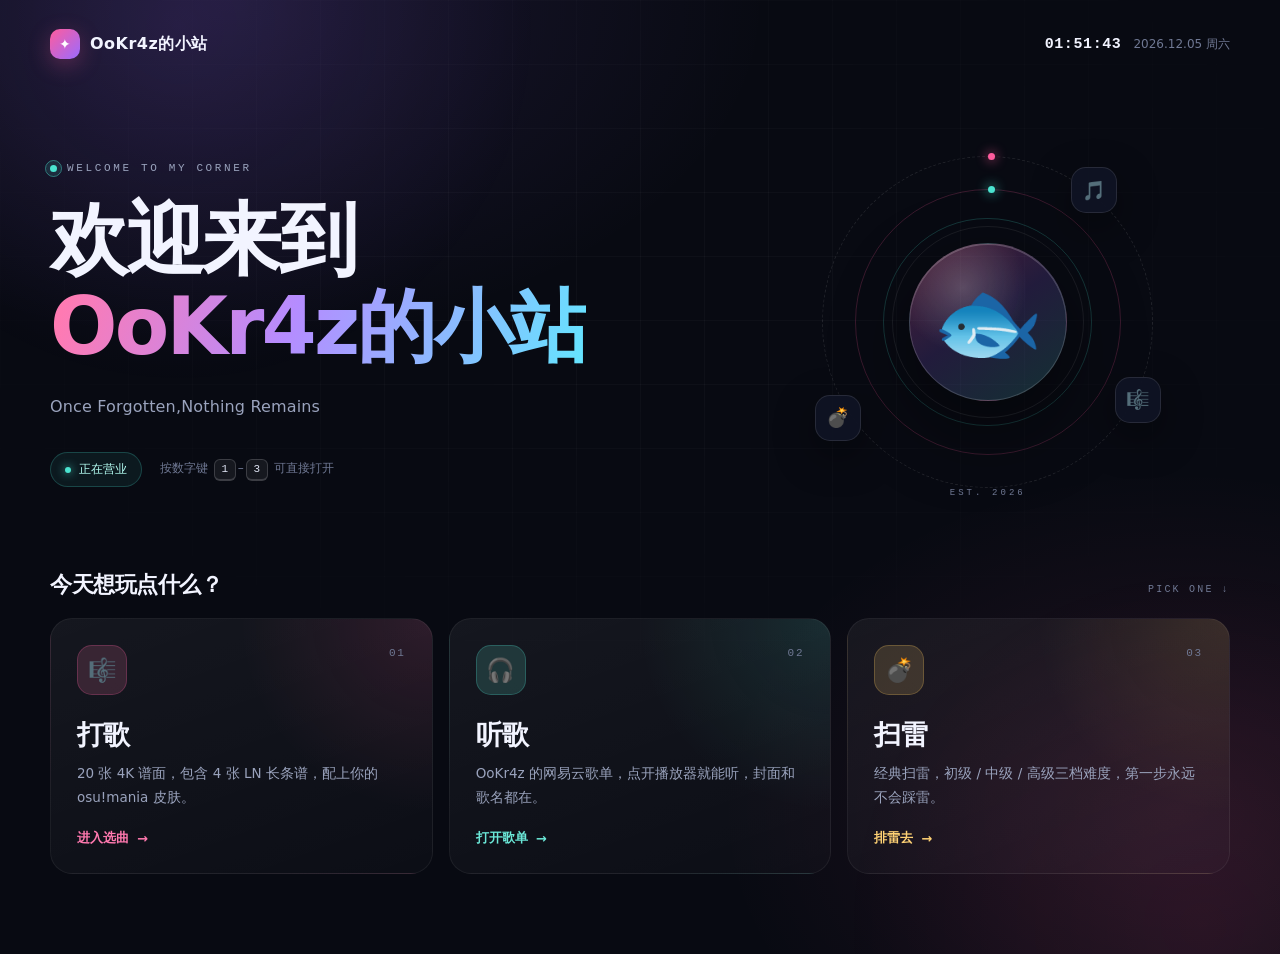
<file: index.html>
<!DOCTYPE html>
<html lang="zh-CN">
<head>
  <meta charset="UTF-8">
  <meta name="viewport" content="width=device-width, initial-scale=1.0, viewport-fit=cover">
  <meta name="description" content="OoKr4z 的个人小站：4K 打歌、网易云歌单、扫雷。">
  <meta name="theme-color" content="#080a12">
  <title>OoKr4z的小站</title>
  <link rel="icon" href="data:image/svg+xml,%3Csvg xmlns='http://www.w3.org/2000/svg' viewBox='0 0 100 100'%3E%3Ctext y='.9em' font-size='90'%3E%F0%9F%90%9F%3C/text%3E%3C/svg%3E">
  <link rel="stylesheet" href="style.css?v=8">
</head>
<body>
  <div class="bg-grid" aria-hidden="true"></div>
  <div class="bg-glow glow-a" aria-hidden="true"></div>
  <div class="bg-glow glow-b" aria-hidden="true"></div>

  <header class="topbar">
    <a class="brand" href="#home" data-home aria-label="回到首页">
      <span class="brand-mark">✦</span>
      <span id="brand-name">OoKr4z的小站</span>
    </a>
    <div class="topbar-right">
      <div class="clock" aria-label="当前时间">
        <span id="clock-time">--:--:--</span>
        <span id="clock-date">加载中…</span>
      </div>
      <a class="icon-link" id="github-link" href="#" target="_blank" rel="noopener" hidden>GitHub ↗</a>
    </div>
  </header>

  <main class="page">
    <!-- ================= 首页 ================= -->
    <section class="view home-view" id="view-home">
      <div class="hero">
        <div class="hero-copy">
          <span class="eyebrow"><span class="pulse-dot"></span> WELCOME TO MY CORNER</span>
          <h1>欢迎来到<br><span class="gradient-text" id="hero-name">OoKr4z的小站</span></h1>
          <p class="hero-bio" id="hero-bio">Once Forgotten,Nothing Remains</p>
          <div class="hero-meta">
            <span class="status-chip"><span class="status-dot"></span> 正在营业</span>
            <span class="keyboard-hint">按数字键 <kbd>1</kbd>–<kbd>3</kbd> 可直接打开</span>
          </div>
        </div>

        <div class="avatar-orbit" aria-hidden="true">
          <div class="orbit orbit-a"></div>
          <div class="orbit orbit-b"></div>
          <div class="orbit orbit-c"></div>
          <div class="avatar-core" id="avatar-emoji">🐟</div>
          <span class="float-badge badge-1">🎵</span>
          <span class="float-badge badge-2">💣</span>
          <span class="float-badge badge-3">🎼</span>
          <span class="orbit-label">EST. 2026</span>
        </div>
      </div>

      <div class="section-heading">
        <h2>今天想玩点什么？</h2>
        <span>PICK ONE ↓</span>
      </div>

      <div class="tool-grid">
        <button class="tool-card" type="button" data-view="rhythm" style="--accent:#ff5c9d;--accent-2:#9a6bff">
          <span class="tool-icon">🎼</span>
          <span class="tool-no">01</span>
          <span class="tool-title">打歌</span>
          <span class="tool-desc">20 张 4K 谱面，包含 4 张 LN 长条谱，配上你的 osu!mania 皮肤。</span>
          <span class="tool-enter">进入选曲 <span class="arrow">→</span></span>
        </button>

        <button class="tool-card" type="button" data-view="music" style="--accent:#4be3d0;--accent-2:#5b9dff">
          <span class="tool-icon">🎧</span>
          <span class="tool-no">02</span>
          <span class="tool-title">听歌</span>
          <span class="tool-desc">OoKr4z 的网易云歌单，点开播放器就能听，封面和歌名都在。</span>
          <span class="tool-enter">打开歌单 <span class="arrow">→</span></span>
        </button>

        <button class="tool-card" type="button" data-view="minesweeper" style="--accent:#ffc857;--accent-2:#ff7a59">
          <span class="tool-icon">💣</span>
          <span class="tool-no">03</span>
          <span class="tool-title">扫雷</span>
          <span class="tool-desc">经典扫雷，初级 / 中级 / 高级三档难度，第一步永远不会踩雷。</span>
          <span class="tool-enter">排雷去 <span class="arrow">→</span></span>
        </button>
      </div>
    </section>

    <!-- ================= 打歌 ================= -->
    <section class="view tool-view" id="view-rhythm" hidden>
      <div class="view-head">
        <button class="back-btn" type="button" data-home>← 返回首页</button>
        <div class="view-title-group">
          <span class="view-kicker">MINI TOOL / 01</span>
          <h2>打歌</h2>
        </div>
        <span class="view-tag pink">4K MANIA</span>
      </div>

      <!-- 选曲 + 谱面信息 -->
      <div class="rhythm-select" id="rhythm-select">
        <aside class="chart-picker">
          <div class="picker-head">
            <div>
              <span class="eyebrow">SELECT A CHART</span>
              <h3>谱面列表</h3>
            </div>
            <span class="picker-count" id="chart-count">20 张</span>
          </div>
          <div class="chart-list" id="chart-list"></div>
        </aside>

        <section class="chart-preview">
          <img class="preview-bg" id="preview-bg" alt="" aria-hidden="true">
          <div class="preview-inner">
            <div class="preview-cover-wrap">
              <img class="preview-cover" id="preview-cover" alt="">
              <span class="preview-level" id="preview-level">Reg-3</span>
            </div>
            <div class="preview-copy">
              <span class="eyebrow" id="preview-pack">JACK / Reg-3</span>
              <h3 id="preview-title">—</h3>
              <p class="preview-artist" id="preview-artist">—</p>
              <div class="preview-meta">
                <span class="preview-stars" id="preview-stars">★ 0.0</span>
                <span>BPM <b id="preview-bpm">—</b></span>
                <span>音符 <b id="preview-notes">—</b></span>
                <span>长条 <b id="preview-ln">—</b></span>
                <span>时长 <b id="preview-length">—</b></span>
              </div>
              <p class="preview-mapper">谱师 <b id="preview-mapper">—</b></p>
              <div class="preview-best">
                <span>历史最高成绩</span>
                <strong id="preview-best">—</strong>
              </div>
              <button class="btn primary big start-chart-btn" type="button" id="preview-start">▶ 开始打歌</button>
              <p class="preview-note">电脑按 <b>D F J K</b> 或方向键，手机点下方按键。开始后可暂停调设置。</p>
            </div>
          </div>
        </section>
      </div>

      <!-- 游玩 -->
      <div class="rhythm-play" id="rhythm-play" hidden>
        <div class="play-top">
          <button class="back-btn" type="button" id="play-exit">← 退出</button>
          <div class="play-song">
            <strong id="play-title">—</strong>
            <span id="play-sub">—</span>
          </div>
          <div class="play-progress">
            <span id="play-time">0:00</span>
            <div class="play-bar"><i id="play-fill"></i></div>
            <span id="play-duration">0:00</span>
          </div>
          <button class="settings-btn" type="button" id="play-settings" aria-label="游戏设置">⚙</button>
        </div>

        <div class="rhythm-stage" id="rhythm-stage">
          <canvas id="rhythm-canvas" aria-label="4K 节奏游戏画面"></canvas>

          <div class="rhythm-hud" aria-live="off">
            <div class="hud-item"><span>SCORE</span><strong id="rhythm-score">0000000</strong></div>
            <div class="hud-item hud-combo"><span>COMBO</span><strong id="rhythm-combo">0</strong></div>
            <div class="hud-item hud-right"><span>ACC</span><strong id="rhythm-acc">100.00%</strong></div>
          </div>

          <div class="play-badges" id="play-badges">
            <span class="play-badge ap" id="badge-ap">AP</span>
            <span class="play-badge fc" id="badge-fc">FC</span>
          </div>

          <div class="rhythm-overlay" id="rhythm-loading" hidden>
            <span class="loading-ring"></span>
            <p id="loading-text">正在加载谱面与音频…</p>
          </div>

          <div class="rhythm-overlay countdown" id="rhythm-count" hidden>
            <span id="rhythm-count-text">3</span>
          </div>

          <div class="rhythm-overlay settings-overlay" id="rhythm-settings" hidden>
            <div class="settings-card">
              <span class="overlay-kicker">SETTINGS</span>
              <h3>游戏设置</h3>
              <div class="setting-row">
                <label for="set-speed">流速 <b id="out-speed">30</b></label>
                <input type="range" id="set-speed" min="1" max="40" step="1" value="30">
                <small>osu!mania 原生流速，1–40</small>
              </div>
              <div class="setting-row">
                <label for="set-volume">音量 <b id="out-volume">80%</b></label>
                <input type="range" id="set-volume" min="0" max="100" step="1" value="80">
              </div>
              <div class="setting-row">
                <label for="set-od">OD <b id="out-od">8.0</b></label>
                <input type="range" id="set-od" min="0" max="10" step="0.1" value="8">
                <small id="out-windows">判定窗口按 osu!mania OD 计算</small>
              </div>
              <div class="setting-row">
                <label for="set-offset">偏移 <b id="out-offset">0 ms</b></label>
                <input type="range" id="set-offset" min="-100" max="100" step="1" value="0">
              </div>
              <label class="toggle-row">
                <span>显示 AP / FC 标</span>
                <input type="checkbox" id="set-apfc" checked>
                <i aria-hidden="true"></i>
              </label>
              <div class="settings-actions">
                <button class="btn primary" type="button" id="settings-close">继续游戏</button>
                <button class="btn ghost" type="button" id="settings-exit">退出谱面</button>
              </div>
            </div>
          </div>

          <div class="rhythm-overlay" id="rhythm-result" hidden>
            <span class="overlay-kicker">RESULT</span>
            <div class="result-grade" id="rhythm-grade">S</div>
            <h3 id="rhythm-result-title">演奏完成！</h3>
            <div class="result-grid">
              <div><span>得分</span><strong id="rhythm-result-score">0</strong></div>
              <div><span>准确率</span><strong id="rhythm-result-acc">0%</strong></div>
              <div><span>最大连击</span><strong id="rhythm-result-combo">0</strong></div>
            </div>
            <p class="result-detail" id="rhythm-result-detail">Perfect 0 · Great 0 · Good 0 · Bad 0 · Miss 0</p>
            <p class="result-badge" id="rhythm-result-badge"></p>
            <div class="result-actions">
              <button class="btn primary" type="button" id="rhythm-retry">再来一次</button>
              <button class="btn ghost" type="button" id="rhythm-result-back">返回选曲</button>
            </div>
          </div>

          <div class="judge-pop" id="judge-pop" aria-hidden="true"></div>
        </div>
      </div>
    </section>

    <!-- ================= 听歌 ================= -->
    <section class="view tool-view" id="view-music" hidden>
      <div class="view-head">
        <button class="back-btn" type="button" data-home>← 返回首页</button>
        <div class="view-title-group">
          <span class="view-kicker">MINI TOOL / 02</span>
          <h2>听歌</h2>
        </div>
        <span class="view-tag teal">NETEASE</span>
      </div>

      <div class="music-app">
        <aside class="music-side">
          <div class="playlist-head">
            <img class="playlist-cover" id="playlist-cover" alt="" loading="lazy">
            <div class="playlist-info">
              <span class="eyebrow">PLAYLIST</span>
              <h3 id="playlist-name">This is true music</h3>
              <p><span id="playlist-owner">OoKr4z</span> · <span id="playlist-count">43</span> 首</p>
            </div>
          </div>
          <label class="track-search">
            <span>⌕</span>
            <input type="search" id="track-search" placeholder="搜索歌名 / 曲师" autocomplete="off">
          </label>
          <div class="track-list-wrap">
            <div class="track-list" id="track-list"></div>
          </div>
        </aside>

        <section class="music-main">
          <div class="now-card">
            <div class="now-cover-wrap">
              <img class="now-cover" id="now-cover" alt="" loading="lazy">
              <span class="now-glow" aria-hidden="true"></span>
            </div>
            <div class="now-info">
              <span class="eyebrow" id="now-label">SELECT A TRACK</span>
              <h3 id="now-title">选择一首歌</h3>
              <p class="now-artist" id="now-artist">点左侧列表开始播放</p>
              <p class="now-album" id="now-album"></p>
            </div>
            <div class="audio-player">
              <div class="audio-row">
                <button class="round-btn" type="button" id="music-prev" aria-label="上一首">⏮</button>
                <button class="play-big" type="button" id="music-toggle" aria-label="播放">▶</button>
                <button class="round-btn" type="button" id="music-next" aria-label="下一首">⏭</button>
                <div class="audio-progress">
                  <span id="audio-current">0:00</span>
                  <input type="range" id="audio-seek" min="0" max="1000" value="0" aria-label="播放进度">
                  <span id="audio-duration">0:00</span>
                </div>
              </div>
              <div class="audio-bottom">
                <span class="audio-status" id="audio-status">点左侧歌曲开始播放</span>
                <label class="audio-volume">🔊
                  <input type="range" id="music-volume" min="0" max="100" step="1" value="80" aria-label="音量">
                  <b id="volume-label">80%</b>
                </label>
              </div>
              <audio id="netease-audio" preload="metadata"></audio>
            </div>
            <p class="player-hint">歌曲由网易云音乐提供，部分歌曲可能受版权或会员限制。播放失败时会显示提示。</p>
          </div>
        </section>
      </div>
    </section>

    <!-- ================= 扫雷 ================= -->
    <section class="view tool-view" id="view-minesweeper" hidden>
      <div class="view-head">
        <button class="back-btn" type="button" data-home>← 返回首页</button>
        <div class="view-title-group">
          <span class="view-kicker">MINI TOOL / 03</span>
          <h2>扫雷</h2>
        </div>
        <span class="view-tag yellow">Classic</span>
      </div>

      <div class="panel mines-panel">
        <div class="mines-toolbar">
          <div class="segmented" id="mines-levels" role="group" aria-label="扫雷难度">
            <button class="active" type="button" data-level="easy">初级 · 9×9</button>
            <button type="button" data-level="medium">中级 · 16×16</button>
            <button type="button" data-level="hard">高级 · 16×30</button>
          </div>
          <div class="mines-stats">
            <div class="stat"><span>剩余雷</span><strong id="mines-left">10</strong></div>
            <div class="stat"><span>时间</span><strong id="mines-timer">000</strong></div>
            <button class="btn ghost small" type="button" id="mines-flag-mode">🚩 插旗模式：关</button>
            <button class="btn primary small" type="button" id="mines-restart">↻ 重开</button>
          </div>
        </div>
        <p class="mines-status" id="mines-status">左键翻开，右键插旗；手机可以开启插旗模式。第一步永远不会踩雷。</p>

        <div class="board-stage">
          <div class="mines-board-wrap">
            <div class="mines-board" id="mines-board" role="grid" aria-label="扫雷棋盘"></div>
          </div>
          <div class="mines-overlay" id="mines-overlay" hidden>
            <span class="mines-emoji" id="mines-overlay-emoji">🎉</span>
            <h3 id="mines-overlay-title">通关！</h3>
            <p id="mines-overlay-desc">用时 0 秒</p>
            <button class="btn primary" type="button" id="mines-again">再来一局</button>
          </div>
        </div>

        <div class="mines-legend">
          <span><i class="legend-dot flag"></i> 右键 / 长按 = 插旗</span>
          <span><i class="legend-dot mine"></i> 点开所有安全格子就赢</span>
        </div>
      </div>
    </section>
  </main>

  <div class="toast" id="toast" role="status" aria-live="polite" hidden></div>

  <script src="config.js?v=8"></script>
  <script src="songs-data.js?v=8" defer></script>
  <script src="playlist-data.js?v=8" defer></script>
  <script src="rhythm.js?v=8" defer></script>
  <script src="music.js?v=8" defer></script>
  <script src="minesweeper.js?v=8" defer></script>
  <script src="app.js?v=8" defer></script>
</body>
</html>
</file>
<file: style.css>
/* =========================================================
   OoKr4z 的小站
   想换主题色，改 :root 里的 --pink / --purple / --teal 即可。
   ========================================================= */
:root {
  --bg: #080a12;
  --panel: rgba(15, 18, 32, 0.86);
  --panel-soft: rgba(255, 255, 255, 0.04);
  --line: rgba(255, 255, 255, 0.1);
  --line-soft: rgba(255, 255, 255, 0.06);
  --text: #f2f4ff;
  --muted: #9aa3bd;
  --muted-2: #6f7893;
  --pink: #ff5c9d;
  --purple: #9a6bff;
  --teal: #4be3d0;
  --yellow: #ffc857;
  --blue: #63b3ff;
  --radius: 22px;
  --font: "PingFang SC", "Microsoft YaHei", "Hiragino Sans GB", system-ui, -apple-system, "Segoe UI", sans-serif;
  --mono: "SFMono-Regular", Consolas, "Liberation Mono", Menlo, monospace;
}

* { box-sizing: border-box; }
html { scroll-behavior: smooth; }

body {
  margin: 0;
  min-height: 100vh;
  overflow-x: hidden;
  background:
    radial-gradient(ellipse 70% 60% at 18% 0%, rgba(154, 107, 255, 0.13), transparent 60%),
    radial-gradient(ellipse 55% 55% at 92% 85%, rgba(255, 92, 157, 0.1), transparent 65%),
    var(--bg);
  color: var(--text);
  font-family: var(--font);
  -webkit-font-smoothing: antialiased;
  text-rendering: optimizeLegibility;
}

[hidden] { display: none !important; }
::selection { background: rgba(255, 92, 157, 0.35); color: #fff; }
button, input, textarea { font: inherit; }
button { color: inherit; }
a { color: inherit; }
:focus-visible { outline: 2px solid var(--pink); outline-offset: 3px; }

/* ---------- 背景 ---------- */
.bg-grid {
  position: fixed;
  inset: 0;
  z-index: -3;
  background-image:
    linear-gradient(rgba(255, 255, 255, 0.028) 1px, transparent 1px),
    linear-gradient(90deg, rgba(255, 255, 255, 0.028) 1px, transparent 1px);
  background-size: 64px 64px;
  -webkit-mask-image: radial-gradient(ellipse 80% 65% at 50% 30%, #000 20%, transparent 78%);
  mask-image: radial-gradient(ellipse 80% 65% at 50% 30%, #000 20%, transparent 78%);
  pointer-events: none;
}
.bg-glow {
  position: fixed;
  z-index: -2;
  width: 60vw;
  height: 60vw;
  border-radius: 50%;
  pointer-events: none;
  opacity: 0.55;
}
.glow-a { top: -28vw; left: -16vw; background: radial-gradient(circle, rgba(154, 107, 255, 0.2), transparent 66%); }
.glow-b { right: -24vw; bottom: -32vw; background: radial-gradient(circle, rgba(255, 92, 157, 0.14), transparent 66%); }

/* ---------- 顶栏 ---------- */
.topbar {
  width: min(1180px, calc(100% - 48px));
  height: 88px;
  margin: 0 auto;
  display: flex;
  align-items: center;
  justify-content: space-between;
  gap: 20px;
  position: relative;
  z-index: 20;
}
.brand { display: inline-flex; align-items: center; gap: 10px; text-decoration: none; font-weight: 800; letter-spacing: 0.03em; font-size: 16px; }
.brand-mark {
  display: grid;
  place-items: center;
  width: 30px;
  height: 30px;
  border-radius: 10px;
  background: linear-gradient(135deg, var(--pink), var(--purple));
  color: #fff;
  font-size: 14px;
  box-shadow: 0 6px 22px rgba(255, 92, 157, 0.28);
}
.topbar-right { display: flex; align-items: center; gap: 18px; }
.clock { display: flex; align-items: baseline; gap: 12px; font-variant-numeric: tabular-nums; }
#clock-time { font-family: var(--mono); font-size: 15px; font-weight: 600; letter-spacing: 0.04em; }
#clock-date { color: var(--muted-2); font-size: 12px; }
.icon-link {
  text-decoration: none;
  font-size: 13px;
  color: var(--muted);
  padding: 8px 14px;
  border: 1px solid var(--line);
  border-radius: 999px;
  transition: 0.2s ease;
  white-space: nowrap;
}
.icon-link:hover { color: var(--text); border-color: rgba(255, 255, 255, 0.25); background: var(--panel-soft); }

/* ---------- 页面 ---------- */
.page { width: min(1180px, calc(100% - 48px)); margin: 0 auto; padding-bottom: 80px; }
.view { animation: viewIn 0.35s cubic-bezier(0.2, 0.7, 0.2, 1) both; }
@keyframes viewIn {
  from { opacity: 0; transform: translateY(10px); }
  to { opacity: 1; transform: translateY(0); }
}

/* ---------- 首页 ---------- */
.home-view { padding-top: 38px; }
.hero {
  display: grid;
  grid-template-columns: minmax(0, 1.15fr) minmax(300px, 0.85fr);
  align-items: center;
  gap: 40px;
  min-height: 420px;
  padding-bottom: 28px;
}
.eyebrow {
  display: inline-flex;
  align-items: center;
  gap: 10px;
  color: var(--muted);
  font-family: var(--mono);
  font-size: 11px;
  letter-spacing: 0.24em;
  text-transform: uppercase;
}
.pulse-dot { position: relative; width: 7px; height: 7px; border-radius: 50%; background: var(--teal); box-shadow: 0 0 0 4px rgba(75, 227, 208, 0.12); }
.pulse-dot::after {
  content: "";
  position: absolute;
  inset: -5px;
  border-radius: 50%;
  border: 1px solid rgba(75, 227, 208, 0.5);
  animation: pulse 2.2s ease-out infinite;
}
@keyframes pulse {
  0% { transform: scale(0.6); opacity: 1; }
  100% { transform: scale(1.7); opacity: 0; }
}
.hero h1 {
  margin: 20px 0 22px;
  font-size: clamp(48px, 6.2vw, 80px);
  line-height: 1.1;
  letter-spacing: -0.035em;
  font-weight: 800;
}
.gradient-text {
  background: linear-gradient(110deg, #ff7ab2 4%, #b58cff 45%, #63e6ff 100%);
  -webkit-background-clip: text;
  background-clip: text;
  color: transparent;
}
.hero-bio { max-width: 560px; margin: 0; color: var(--muted); font-size: 16px; line-height: 1.9; letter-spacing: 0.01em; }
.hero-meta { display: flex; align-items: center; flex-wrap: wrap; gap: 18px; margin-top: 30px; }
.status-chip {
  display: inline-flex;
  align-items: center;
  gap: 8px;
  padding: 8px 14px;
  border-radius: 999px;
  background: rgba(75, 227, 208, 0.07);
  border: 1px solid rgba(75, 227, 208, 0.22);
  color: #b6fff4;
  font-size: 12px;
}
.status-dot { width: 6px; height: 6px; border-radius: 50%; background: var(--teal); box-shadow: 0 0 10px var(--teal); }
.keyboard-hint { color: var(--muted-2); font-size: 12px; }
kbd {
  display: inline-grid;
  place-items: center;
  min-width: 22px;
  height: 22px;
  padding: 0 5px;
  margin: 0 2px;
  border-radius: 6px;
  border: 1px solid rgba(255, 255, 255, 0.16);
  border-bottom-width: 2px;
  background: rgba(255, 255, 255, 0.06);
  color: #dfe4f4;
  font-family: var(--mono);
  font-size: 11px;
  line-height: 1;
}

/* ---------- 头像 ---------- */
.avatar-orbit { position: relative; width: min(360px, 100%); aspect-ratio: 1; justify-self: center; }
.orbit { position: absolute; border-radius: 50%; border: 1px solid rgba(255, 255, 255, 0.1); pointer-events: none; }
.orbit-a { inset: 4%; border-style: dashed; animation: spin 42s linear infinite; }
.orbit-b { inset: 13%; border-color: rgba(255, 92, 157, 0.2); animation: spin 30s linear infinite reverse; }
.orbit-c { inset: 21%; border-color: rgba(75, 227, 208, 0.2); animation: spin 24s linear infinite; }
.orbit-a::before, .orbit-b::before {
  content: "";
  position: absolute;
  top: -4px;
  left: 50%;
  width: 7px;
  height: 7px;
  border-radius: 50%;
  background: var(--pink);
  box-shadow: 0 0 12px var(--pink);
}
.orbit-b::before { background: var(--teal); box-shadow: 0 0 12px var(--teal); }
@keyframes spin { to { transform: rotate(360deg); } }
.avatar-core {
  position: absolute;
  inset: 28%;
  display: grid;
  place-items: center;
  border-radius: 50%;
  font-size: clamp(58px, 7vw, 92px);
  background:
    radial-gradient(circle at 34% 28%, rgba(255, 255, 255, 0.2), transparent 42%),
    linear-gradient(145deg, rgba(255, 92, 157, 0.28), rgba(154, 107, 255, 0.18) 48%, rgba(75, 227, 208, 0.18));
  border: 1px solid rgba(255, 255, 255, 0.16);
  box-shadow: inset 0 1px 0 rgba(255, 255, 255, 0.2), 0 30px 80px rgba(0, 0, 0, 0.45);
  user-select: none;
}
.avatar-core::after { content: ""; position: absolute; inset: -18px; border-radius: 50%; border: 1px solid rgba(255, 255, 255, 0.07); }
.float-badge {
  position: absolute;
  display: grid;
  place-items: center;
  width: 46px;
  height: 46px;
  border-radius: 15px;
  background: rgba(16, 20, 36, 0.92);
  border: 1px solid var(--line);
  box-shadow: 0 14px 40px rgba(0, 0, 0, 0.4);
  font-size: 19px;
  animation: floaty 5s ease-in-out infinite;
}
.badge-1 { top: 7%; right: 14%; animation-delay: -0.8s; }
.badge-2 { bottom: 17%; left: 2%; animation-delay: -2.4s; }
.badge-3 { right: 2%; bottom: 22%; animation-delay: -3.5s; }
@keyframes floaty {
  0%, 100% { transform: translateY(0) rotate(-2deg); }
  50% { transform: translateY(-10px) rotate(2deg); }
}
.orbit-label {
  position: absolute;
  bottom: 1%;
  left: 50%;
  transform: translateX(-50%);
  color: var(--muted-2);
  font-family: var(--mono);
  font-size: 9px;
  letter-spacing: 0.34em;
  white-space: nowrap;
}

/* ---------- 区块 / 卡片 ---------- */
.section-heading { display: flex; align-items: baseline; justify-content: space-between; gap: 20px; margin: 24px 0 18px; }
.section-heading h2 { margin: 0; font-size: 22px; letter-spacing: -0.02em; }
.section-heading span { color: var(--muted-2); font-family: var(--mono); font-size: 10px; letter-spacing: 0.22em; }

.tool-grid { display: grid; grid-template-columns: repeat(3, minmax(0, 1fr)); gap: 16px; }
.tool-card {
  position: relative;
  display: flex;
  flex-direction: column;
  align-items: flex-start;
  min-height: 250px;
  padding: 26px;
  border-radius: var(--radius);
  border: 1px solid var(--line-soft);
  background:
    radial-gradient(circle at 100% 0%, color-mix(in srgb, var(--accent) 12%, transparent), transparent 42%),
    linear-gradient(160deg, rgba(255, 255, 255, 0.055), rgba(255, 255, 255, 0.018));
  color: var(--text);
  text-align: left;
  cursor: pointer;
  overflow: hidden;
  transition: transform 0.25s ease, border-color 0.25s ease, box-shadow 0.25s ease;
  -webkit-tap-highlight-color: transparent;
}
.tool-card:hover, .tool-card:focus-visible {
  transform: translateY(-5px);
  border-color: color-mix(in srgb, var(--accent) 38%, transparent);
  box-shadow: 0 20px 54px rgba(0, 0, 0, 0.38);
}
.tool-icon {
  display: grid;
  place-items: center;
  width: 50px;
  height: 50px;
  margin-bottom: 22px;
  border-radius: 15px;
  font-size: 23px;
  background: color-mix(in srgb, var(--accent) 13%, rgba(255, 255, 255, 0.03));
  border: 1px solid color-mix(in srgb, var(--accent) 24%, transparent);
}
.tool-no { position: absolute; top: 28px; right: 26px; color: var(--muted-2); font-family: var(--mono); font-size: 11px; letter-spacing: 0.16em; }
.tool-title { font-size: 27px; font-weight: 800; letter-spacing: -0.02em; }
.tool-desc { margin: 9px 0 20px; color: var(--muted); font-size: 13.5px; line-height: 1.75; }
.tool-enter { margin-top: auto; display: inline-flex; align-items: center; gap: 8px; color: color-mix(in srgb, var(--accent) 82%, #fff); font-size: 13px; font-weight: 700; }
.tool-enter .arrow { transition: transform 0.25s ease; }
.tool-card:hover .tool-enter .arrow { transform: translateX(4px); }

.site-footer { margin-top: 34px; padding-top: 20px; border-top: 1px solid var(--line-soft); color: var(--muted-2); font-size: 11.5px; text-align: center; letter-spacing: 0.04em; }

/* ---------- 内页通用 ---------- */
.tool-view { padding-top: 26px; }
.view-head { display: flex; align-items: center; gap: 18px; margin-bottom: 18px; }
.back-btn {
  border: 1px solid var(--line);
  background: rgba(255, 255, 255, 0.035);
  color: var(--muted);
  border-radius: 999px;
  padding: 9px 16px;
  font-size: 13px;
  cursor: pointer;
  transition: 0.2s ease;
  white-space: nowrap;
}
.back-btn:hover { color: var(--text); background: rgba(255, 255, 255, 0.07); border-color: rgba(255, 255, 255, 0.22); }
.panel {
  border-radius: 26px;
  border: 1px solid var(--line-soft);
  background:
    radial-gradient(circle at 0% 0%, rgba(255, 255, 255, 0.035), transparent 38%),
    rgba(12, 15, 27, 0.82);
  box-shadow: 0 22px 60px rgba(0, 0, 0, 0.26);
}
.view-title-group { display: flex; flex-direction: column; gap: 2px; }
.view-kicker { color: var(--muted-2); font-family: var(--mono); font-size: 9.5px; letter-spacing: 0.22em; }
.view-head h2 { margin: 0; font-size: 29px; letter-spacing: -0.025em; }
.view-tag { margin-left: auto; padding: 7px 13px; border-radius: 999px; font-size: 11px; font-weight: 600; letter-spacing: 0.04em; border: 1px solid; }
.view-tag.pink { color: #ffb3d0; background: rgba(255, 92, 157, 0.08); border-color: rgba(255, 92, 157, 0.22); }
.view-tag.teal { color: #b6fff4; background: rgba(75, 227, 208, 0.08); border-color: rgba(75, 227, 208, 0.22); }
.view-tag.yellow { color: #ffe4a8; background: rgba(255, 200, 87, 0.08); border-color: rgba(255, 200, 87, 0.22); }

.btn {
  display: inline-flex;
  align-items: center;
  justify-content: center;
  gap: 8px;
  border: 1px solid transparent;
  border-radius: 13px;
  padding: 12px 22px;
  font-weight: 700;
  font-size: 14px;
  cursor: pointer;
  transition: transform 0.18s ease, box-shadow 0.18s ease, background 0.18s ease, opacity 0.18s ease;
  -webkit-tap-highlight-color: transparent;
}
.btn:active { transform: scale(0.97); }
.btn.primary { background: linear-gradient(135deg, #ff5c9d, #9a6bff); color: #fff; box-shadow: 0 10px 28px rgba(255, 92, 157, 0.2); }
.btn.primary:hover { box-shadow: 0 12px 34px rgba(255, 92, 157, 0.32); }
.btn.ghost { background: rgba(255, 255, 255, 0.055); border-color: var(--line); color: var(--text); }
.btn.ghost:hover { background: rgba(255, 255, 255, 0.09); }
.btn.small { padding: 8px 14px; font-size: 12px; border-radius: 10px; }
.btn.big { padding: 15px 38px; font-size: 16px; border-radius: 15px; }

/* =========================================================
   打歌 · 选曲 / 谱面信息
   ========================================================= */
.rhythm-select {
  display: grid;
  grid-template-columns: minmax(300px, 0.72fr) minmax(0, 1.28fr);
  gap: 16px;
  align-items: stretch;
}
.chart-picker,
.chart-preview {
  border-radius: 24px;
  border: 1px solid var(--line-soft);
  background:
    radial-gradient(circle at 0% 0%, rgba(255, 92, 157, 0.045), transparent 36%),
    rgba(12, 15, 27, 0.84);
}
.chart-picker {
  display: flex;
  flex-direction: column;
  height: min(72vh, 720px);
  padding: 17px;
}
.picker-head {
  display: flex;
  align-items: flex-end;
  justify-content: space-between;
  gap: 12px;
  padding: 2px 4px 13px;
  border-bottom: 1px solid var(--line-soft);
}
.picker-head h3 { margin: 6px 0 0; font-size: 24px; letter-spacing: -0.03em; }
.picker-count { color: var(--muted-2); font-family: var(--mono); font-size: 9.5px; white-space: nowrap; }
.chart-list {
  flex: 1;
  min-height: 0;
  margin-top: 8px;
  overflow-y: auto;
  padding-right: 4px;
  scrollbar-width: thin;
}
.chart-row {
  display: flex;
  align-items: center;
  justify-content: space-between;
  gap: 12px;
  width: 100%;
  min-height: 55px;
  padding: 10px 11px;
  border: 1px solid transparent;
  border-radius: 10px;
  background: transparent;
  color: var(--text);
  text-align: left;
  cursor: pointer;
  transition: background 0.15s ease, border-color 0.15s ease;
}
.chart-row:hover { background: rgba(255, 255, 255, 0.045); }
.chart-row.active {
  background: linear-gradient(90deg, rgba(255, 92, 157, 0.11), rgba(154, 107, 255, 0.05));
  border-color: rgba(255, 92, 157, 0.2);
}
.chart-row-main { min-width: 0; display: flex; flex-direction: column; gap: 2px; }
.chart-row-main strong { overflow: hidden; text-overflow: ellipsis; white-space: nowrap; font-size: 12.5px; font-weight: 600; }
.chart-row-main small { overflow: hidden; text-overflow: ellipsis; white-space: nowrap; color: var(--muted-2); font-size: 9.5px; }
.chart-row-meta { flex: none; display: flex; flex-direction: column; align-items: flex-end; gap: 3px; }
.chart-row-meta b { color: #ffb3d0; font-family: var(--mono); font-size: 8.5px; font-weight: 500; }
.chart-row-meta em { color: var(--yellow); font-family: var(--mono); font-style: normal; font-size: 9.5px; }

.chart-preview {
  position: relative;
  min-height: min(72vh, 720px);
  overflow: hidden;
  background: #0b0e1a;
  isolation: isolate;
}
.preview-bg {
  position: absolute;
  z-index: -1;
  inset: -30px;
  width: calc(100% + 60px);
  height: calc(100% + 60px);
  object-fit: cover;
  opacity: 0.22;
  filter: blur(24px) saturate(1.15);
}
.chart-preview::after {
  content: "";
  position: absolute;
  z-index: -1;
  inset: 0;
  background:
    linear-gradient(90deg, rgba(8, 10, 18, 0.92), rgba(8, 10, 18, 0.7) 60%, rgba(8, 10, 18, 0.9)),
    linear-gradient(180deg, rgba(8, 10, 18, 0.15), rgba(8, 10, 18, 0.96));
}
.preview-inner {
  display: grid;
  grid-template-columns: minmax(210px, 300px) minmax(0, 1fr);
  align-items: center;
  gap: 28px;
  min-height: 100%;
  padding: 26px;
}
.preview-cover-wrap { position: relative; }
.preview-cover {
  display: block;
  width: 100%;
  aspect-ratio: 1;
  object-fit: cover;
  border-radius: 18px;
  border: 1px solid rgba(255, 255, 255, 0.14);
  box-shadow: 0 22px 54px rgba(0, 0, 0, 0.45);
}
.preview-level {
  position: absolute;
  left: 12px;
  bottom: 12px;
  padding: 6px 10px;
  border-radius: 8px;
  background: rgba(5, 7, 15, 0.78);
  border: 1px solid rgba(255, 255, 255, 0.18);
  font-family: var(--mono);
  font-size: 11px;
  font-weight: 700;
}
.preview-copy { min-width: 0; }
.preview-copy .eyebrow { color: #ff9bc1; }
.preview-copy h3 {
  margin: 10px 0 4px;
  font-size: clamp(28px, 3.5vw, 44px);
  line-height: 1.14;
  letter-spacing: -0.035em;
  overflow-wrap: anywhere;
}
.preview-artist { margin: 0; color: var(--muted); font-size: 14px; }
.preview-meta { display: flex; flex-wrap: wrap; align-items: center; gap: 6px; margin: 18px 0 12px; }
.preview-meta span {
  padding: 6px 9px;
  border-radius: 8px;
  background: rgba(255, 255, 255, 0.04);
  border: 1px solid var(--line-soft);
  color: var(--muted-2);
  font-size: 10px;
}
.preview-meta b { color: #dfe4f4; font-family: var(--mono); font-weight: 500; margin-left: 3px; }
.preview-meta .preview-stars {
  color: var(--yellow);
  border-color: rgba(255, 200, 87, 0.25);
  background: rgba(255, 200, 87, 0.07);
  font-family: var(--mono);
  font-weight: 600;
}
.preview-mapper { margin: 0; color: var(--muted-2); font-size: 10.5px; }
.preview-mapper b { color: var(--muted); font-weight: 500; }
.preview-best {
  display: flex;
  flex-direction: column;
  gap: 2px;
  width: fit-content;
  min-width: 150px;
  margin: 17px 0 19px;
  padding: 9px 12px;
  border-left: 2px solid rgba(75, 227, 208, 0.55);
  background: rgba(75, 227, 208, 0.04);
}
.preview-best span { color: var(--muted-2); font-size: 9px; }
.preview-best strong { font-family: var(--mono); font-size: 18px; font-variant-numeric: tabular-nums; }
.preview-note { margin: 13px 0 0; color: var(--muted-2); font-size: 10px; line-height: 1.8; }
.preview-note b { color: var(--text); letter-spacing: 0.08em; }

/* ---------- 打歌 · 设置 / 状态标 ---------- */
.settings-btn {
  display: grid;
  place-items: center;
  width: 36px;
  height: 36px;
  flex: none;
  border-radius: 50%;
  border: 1px solid var(--line);
  background: rgba(255, 255, 255, 0.045);
  color: var(--muted);
  font-size: 16px;
  cursor: pointer;
  transition: 0.2s ease;
}
.settings-btn:hover { color: var(--text); background: rgba(255, 255, 255, 0.1); }
.settings-btn:disabled { opacity: 0.35; cursor: default; }
.play-badges {
  position: absolute;
  z-index: 4;
  top: 64px;
  left: 18px;
  display: flex;
  gap: 6px;
  pointer-events: none;
}
.play-badge {
  padding: 4px 8px;
  border-radius: 6px;
  border: 1px solid;
  font-family: var(--mono);
  font-size: 9px;
  font-weight: 700;
  letter-spacing: 0.12em;
  transition: opacity 0.2s ease;
}
.play-badge.ap { color: #ffd166; border-color: rgba(255, 209, 102, 0.4); background: rgba(255, 209, 102, 0.08); }
.play-badge.fc { color: #63e6ff; border-color: rgba(99, 230, 255, 0.4); background: rgba(99, 230, 255, 0.08); }
.play-badge.lost { opacity: 0.2; text-decoration: line-through; }
.settings-overlay { z-index: 9; background: rgba(5, 7, 15, 0.9); }
.settings-card {
  width: min(430px, 100%);
  padding: 24px;
  border-radius: 20px;
  border: 1px solid var(--line);
  background: #0c1020;
  box-shadow: 0 24px 70px rgba(0, 0, 0, 0.5);
  text-align: left;
}
.settings-card h3 { margin: 4px 0 18px; font-size: 28px; }
.setting-row { margin-top: 15px; }
.setting-row label { display: flex; align-items: baseline; justify-content: space-between; gap: 12px; color: var(--muted); font-size: 11.5px; }
.setting-row label b { color: var(--text); font-family: var(--mono); font-size: 11px; }
.setting-row input[type="range"] { display: block; width: 100%; margin: 9px 0 4px; accent-color: var(--pink); cursor: pointer; }
.setting-row small { display: block; color: var(--muted-2); font-size: 9px; line-height: 1.6; }
.toggle-row { display: flex; align-items: center; justify-content: space-between; gap: 16px; margin-top: 18px; color: var(--muted); font-size: 11.5px; cursor: pointer; }
.toggle-row input { position: absolute; opacity: 0; pointer-events: none; }
.toggle-row i {
  position: relative;
  display: block;
  width: 38px;
  height: 21px;
  flex: none;
  border-radius: 999px;
  background: rgba(255, 255, 255, 0.12);
  transition: background 0.2s ease;
}
.toggle-row i::after {
  content: "";
  position: absolute;
  top: 3px;
  left: 3px;
  width: 15px;
  height: 15px;
  border-radius: 50%;
  background: #fff;
  transition: transform 0.2s ease;
}
.toggle-row input:checked + i { background: linear-gradient(135deg, var(--pink), var(--purple)); }
.toggle-row input:checked + i::after { transform: translateX(17px); }
.settings-actions { display: flex; flex-wrap: wrap; gap: 8px; margin-top: 22px; }
.result-badge { min-height: 18px; margin: 2px 0 0; font-family: var(--mono); font-size: 13px; font-weight: 700; letter-spacing: 0.16em; }
.result-badge.ap { color: #ffd166; }
.result-badge.fc { color: #63e6ff; }

/* ---------- 打歌 · 游玩 ---------- */
.rhythm-play {
  border-radius: 24px;
  border: 1px solid var(--line-soft);
  background: rgba(11, 14, 25, 0.82);
  padding: 14px;
}
.play-top { display: flex; align-items: center; gap: 14px; padding: 2px 4px 12px; }
.play-top .back-btn { flex: none; }
.play-song { min-width: 0; display: flex; flex-direction: column; gap: 1px; }
.play-song strong { overflow: hidden; text-overflow: ellipsis; white-space: nowrap; font-size: 14px; }
.play-song span { overflow: hidden; text-overflow: ellipsis; white-space: nowrap; color: var(--muted-2); font-size: 10px; }
.play-progress { display: flex; align-items: center; gap: 8px; margin-left: auto; min-width: 220px; color: var(--muted-2); font-family: var(--mono); font-size: 9px; }
.play-bar { flex: 1; height: 3px; border-radius: 3px; background: rgba(255, 255, 255, 0.08); overflow: hidden; }
.play-bar i { display: block; width: 0%; height: 100%; background: linear-gradient(90deg, var(--pink), var(--teal)); transition: width 0.15s linear; }

.rhythm-stage {
  position: relative;
  height: clamp(480px, 63vh, 640px);
  border-radius: 17px;
  overflow: hidden;
  background: #060810;
  border: 1px solid rgba(255, 255, 255, 0.06);
  isolation: isolate;
}
#rhythm-canvas { position: absolute; inset: 0; width: 100%; height: 100%; display: block; touch-action: none; }
.rhythm-hud {
  position: absolute;
  z-index: 3;
  top: 0;
  left: 0;
  right: 0;
  display: flex;
  align-items: flex-start;
  justify-content: space-between;
  gap: 10px;
  padding: 14px 16px;
  pointer-events: none;
}
.hud-item {
  display: flex;
  flex-direction: column;
  gap: 2px;
  min-width: 104px;
  padding: 7px 11px;
  border-radius: 10px;
  background: rgba(5, 7, 15, 0.62);
  border: 1px solid rgba(255, 255, 255, 0.07);
}
.hud-item span { color: var(--muted-2); font-family: var(--mono); font-size: 8px; letter-spacing: 0.16em; }
.hud-item strong { font-family: var(--mono); font-size: 15px; letter-spacing: 0.03em; font-variant-numeric: tabular-nums; }
.hud-combo { align-items: center; }
.hud-combo strong { font-size: 21px; color: #fff; }
.hud-right { align-items: flex-end; }

.rhythm-overlay {
  position: absolute;
  z-index: 6;
  inset: 0;
  display: flex;
  flex-direction: column;
  align-items: center;
  justify-content: center;
  gap: 10px;
  padding: 66px 24px 26px;
  text-align: center;
  background: rgba(5, 7, 15, 0.84);
  overflow-y: auto;
}
.overlay-kicker { color: var(--pink); font-family: var(--mono); font-size: 9.5px; letter-spacing: 0.28em; }
.rhythm-overlay h3 { margin: 0; font-size: clamp(28px, 4vw, 38px); letter-spacing: -0.03em; }
#rhythm-loading p { margin: 0; color: var(--muted); font-size: 12px; }
.loading-ring {
  width: 34px;
  height: 34px;
  border-radius: 50%;
  border: 2px solid rgba(255, 255, 255, 0.12);
  border-top-color: var(--pink);
  animation: ringSpin 0.8s linear infinite;
}
@keyframes ringSpin { to { transform: rotate(360deg); } }

.countdown { z-index: 8; background: rgba(5, 7, 15, 0.34); pointer-events: none; }
.countdown span {
  font-family: var(--mono);
  font-size: clamp(82px, 14vw, 140px);
  font-weight: 800;
  line-height: 1;
  color: #fff;
  text-shadow: 0 0 46px rgba(255, 92, 157, 0.6);
  animation: countPop 0.45s cubic-bezier(0.2, 0.8, 0.2, 1);
}
@keyframes countPop {
  from { transform: scale(0.66); opacity: 0; }
  to { transform: scale(1); opacity: 1; }
}

.result-grade {
  font-family: var(--mono);
  font-size: clamp(64px, 9vw, 94px);
  font-weight: 800;
  line-height: 1;
  background: linear-gradient(135deg, #ffd166, #ff5c9d 55%, #9a6bff);
  -webkit-background-clip: text;
  background-clip: text;
  color: transparent;
}
.result-grid { display: grid; grid-template-columns: repeat(3, minmax(0, 1fr)); gap: 8px; width: min(440px, 100%); margin: 6px 0; }
.result-grid > div { display: flex; flex-direction: column; gap: 3px; padding: 10px 8px; border-radius: 10px; background: rgba(255, 255, 255, 0.045); border: 1px solid var(--line-soft); }
.result-grid span { color: var(--muted-2); font-size: 10px; }
.result-grid strong { font-family: var(--mono); font-size: 16px; font-variant-numeric: tabular-nums; }
.result-detail { margin: 0; color: var(--muted); font-size: 11px; }
.result-actions { display: flex; gap: 10px; margin-top: 8px; flex-wrap: wrap; justify-content: center; }

.judge-pop {
  position: absolute;
  z-index: 7;
  left: 50%;
  bottom: 27%;
  transform: translate(-50%, 10px);
  font-family: var(--mono);
  font-size: 20px;
  font-weight: 800;
  letter-spacing: 0.1em;
  opacity: 0;
  pointer-events: none;
  text-shadow: 0 0 22px currentColor;
}
.judge-pop.show { animation: judgePop 0.5s ease-out both; }
.judge-pop.perfect { color: #ffe066; }
.judge-pop.great { color: #63e6ff; }
.judge-pop.good { color: #7dff9d; }
.judge-pop.bad { color: #ffb36b; }
.judge-pop.miss { color: #ff5c7a; }
@keyframes judgePop {
  0% { opacity: 0; transform: translate(-50%, 14px) scale(0.82); }
  24% { opacity: 1; transform: translate(-50%, 0) scale(1.05); }
  100% { opacity: 0; transform: translate(-50%, -24px) scale(1); }
}

.lane-pads { display: grid; grid-template-columns: repeat(4, minmax(0, 1fr)); gap: 9px; margin-top: 10px; }
.lane-pads button {
  display: flex;
  align-items: center;
  justify-content: center;
  gap: 8px;
  height: 56px;
  border-radius: 12px;
  border: 1px solid var(--line);
  background: linear-gradient(180deg, rgba(255, 255, 255, 0.06), rgba(255, 255, 255, 0.022));
  cursor: pointer;
  transition: transform 0.08s ease, background 0.12s ease;
  -webkit-tap-highlight-color: transparent;
  touch-action: manipulation;
}
.lane-pads button:nth-child(1) { border-color: rgba(255, 107, 157, 0.28); }
.lane-pads button:nth-child(2) { border-color: rgba(192, 132, 252, 0.28); }
.lane-pads button:nth-child(3) { border-color: rgba(75, 227, 208, 0.28); }
.lane-pads button:nth-child(4) { border-color: rgba(255, 209, 102, 0.28); }
.lane-pads button:active, .lane-pads button.pressed { transform: translateY(2px) scale(0.99); background: rgba(255, 255, 255, 0.12); }
.lane-pads kbd { min-width: 25px; height: 25px; font-size: 12px; }
.lane-pads span { color: var(--muted-2); font-size: 10px; }
.rhythm-foot { margin: 10px 2px 2px; color: var(--muted-2); font-size: 10px; text-align: center; }

/* =========================================================
   听歌 · 网易云
   ========================================================= */
.music-app {
  display: grid;
  grid-template-columns: minmax(310px, 0.82fr) minmax(0, 1.18fr);
  gap: 16px;
  align-items: stretch;
}
.music-side, .now-card {
  border-radius: 24px;
  border: 1px solid var(--line-soft);
  background:
    radial-gradient(circle at 0% 0%, rgba(75, 227, 208, 0.05), transparent 38%),
    rgba(12, 15, 27, 0.84);
}
.music-side {
  display: flex;
  flex-direction: column;
  min-width: 0;
  height: min(70vh, 700px);
  padding: 16px;
}
.playlist-head {
  display: flex;
  align-items: center;
  gap: 14px;
  padding: 2px 2px 14px;
  border-bottom: 1px solid var(--line-soft);
}
.playlist-cover {
  width: 78px;
  height: 78px;
  flex: none;
  border-radius: 14px;
  object-fit: cover;
  border: 1px solid rgba(255, 255, 255, 0.14);
  box-shadow: 0 10px 28px rgba(0, 0, 0, 0.35);
  background: #151a2b;
}
.playlist-info { min-width: 0; }
.playlist-info .eyebrow { color: var(--teal); font-size: 9px; }
.playlist-info h3 {
  margin: 5px 0 4px;
  font-size: 18px;
  letter-spacing: -0.02em;
  overflow: hidden;
  text-overflow: ellipsis;
  white-space: nowrap;
}
.playlist-info p { margin: 0; color: var(--muted-2); font-size: 10px; }

.track-search {
  display: flex;
  align-items: center;
  gap: 8px;
  margin: 12px 0 8px;
  padding: 0 11px;
  height: 36px;
  flex: none;
  border-radius: 10px;
  border: 1px solid var(--line-soft);
  background: rgba(0, 0, 0, 0.2);
  color: var(--muted-2);
  font-size: 14px;
}
.track-search input {
  width: 100%;
  border: 0;
  outline: 0;
  background: transparent;
  color: var(--text);
  font-size: 11.5px;
}
.track-search input::placeholder { color: var(--muted-2); }
.track-list-wrap { flex: 1; min-height: 0; overflow-y: auto; padding-right: 4px; scrollbar-width: thin; }
.track-list { display: flex; flex-direction: column; gap: 2px; }
.track-row {
  display: grid;
  grid-template-columns: 24px 36px minmax(0, 1fr) auto;
  align-items: center;
  gap: 9px;
  width: 100%;
  padding: 7px 8px;
  border: 1px solid transparent;
  border-radius: 9px;
  background: transparent;
  color: var(--text);
  text-align: left;
  cursor: pointer;
  transition: background 0.15s ease, border-color 0.15s ease;
}
.track-row:hover { background: rgba(255, 255, 255, 0.055); }
.track-row.active { background: rgba(75, 227, 208, 0.075); border-color: rgba(75, 227, 208, 0.22); }
.track-index { color: var(--muted-2); font-family: var(--mono); font-size: 9px; text-align: center; }
.track-row.active .track-index { color: var(--teal); }
.track-thumb { width: 36px; height: 36px; border-radius: 7px; object-fit: cover; background: #151a2b; }
.track-text { min-width: 0; display: flex; flex-direction: column; gap: 1px; }
.track-text strong { overflow: hidden; text-overflow: ellipsis; white-space: nowrap; font-size: 11.5px; font-weight: 600; }
.track-text small { overflow: hidden; text-overflow: ellipsis; white-space: nowrap; color: var(--muted-2); font-size: 9.5px; }
.track-duration { color: var(--muted-2); font-family: var(--mono); font-size: 9px; }
.track-empty { padding: 26px 10px; color: var(--muted-2); font-size: 11px; text-align: center; }

.music-main { min-width: 0; }
.now-card {
  position: relative;
  display: flex;
  flex-direction: column;
  height: 100%;
  min-height: min(70vh, 700px);
  padding: 26px;
  overflow: hidden;
}
.now-card::before {
  content: "";
  position: absolute;
  top: -120px;
  right: -100px;
  width: 340px;
  height: 340px;
  border-radius: 50%;
  background: radial-gradient(circle, rgba(255, 92, 157, 0.12), transparent 66%);
  pointer-events: none;
}
.now-cover-wrap { position: relative; width: min(250px, 62%); aspect-ratio: 1; margin-bottom: 20px; }
.now-cover {
  position: relative;
  z-index: 1;
  display: block;
  width: 100%;
  height: 100%;
  object-fit: cover;
  border-radius: 18px;
  border: 1px solid rgba(255, 255, 255, 0.16);
  box-shadow: 0 22px 54px rgba(0, 0, 0, 0.45);
  background: #151a2b;
}
.now-glow {
  position: absolute;
  z-index: 0;
  inset: 12%;
  border-radius: 22px;
  background: linear-gradient(135deg, rgba(75, 227, 208, 0.28), rgba(154, 107, 255, 0.25));
  filter: blur(28px);
  opacity: 0.65;
}
.now-info { min-width: 0; }
.now-info .eyebrow { color: var(--teal); font-size: 9px; }
.now-info h3 {
  margin: 8px 0 4px;
  font-size: clamp(26px, 3.2vw, 38px);
  line-height: 1.18;
  letter-spacing: -0.035em;
  overflow: hidden;
  text-overflow: ellipsis;
}
.now-artist { margin: 0; color: var(--muted); font-size: 13px; }
.now-album { margin: 5px 0 0; color: var(--muted-2); font-size: 10.5px; }

.audio-player {
  margin-top: auto;
  padding: 13px 14px;
  border-radius: 15px;
  border: 1px solid var(--line-soft);
  background: rgba(0, 0, 0, 0.17);
}
.play-big {
  display: inline-grid;
  place-items: center;
  width: 58px;
  height: 58px;
  padding: 0;
  border: 0;
  border-radius: 50%;
  background: linear-gradient(135deg, #ff5c9d, #9a6bff);
  color: #fff;
  font-size: 18px;
  cursor: pointer;
  box-shadow: 0 10px 30px rgba(255, 92, 157, 0.28);
  transition: transform 0.18s ease, box-shadow 0.18s ease;
}
.play-big:hover { transform: scale(1.05); box-shadow: 0 12px 36px rgba(255, 92, 157, 0.4); }
.play-big:active { transform: scale(0.95); }
.audio-row { display: flex; align-items: center; gap: 12px; }
.audio-row .play-big { width: 52px; height: 52px; font-size: 17px; flex: none; }
.audio-row .round-btn {
  display: grid;
  place-items: center;
  width: 36px;
  height: 36px;
  flex: none;
  border-radius: 50%;
  border: 1px solid var(--line);
  background: rgba(255, 255, 255, 0.045);
  color: var(--muted);
  font-size: 13px;
  cursor: pointer;
}
.audio-row .round-btn:hover { color: var(--text); background: rgba(255, 255, 255, 0.1); }
.audio-progress {
  flex: 1;
  min-width: 0;
  display: grid;
  grid-template-columns: 34px minmax(0, 1fr) 34px;
  align-items: center;
  gap: 7px;
  color: var(--muted-2);
  font-family: var(--mono);
  font-size: 9px;
}
.audio-progress span:last-child { text-align: right; }
.audio-progress input { width: 100%; accent-color: var(--teal); cursor: pointer; }
.audio-bottom {
  display: flex;
  align-items: center;
  justify-content: space-between;
  gap: 12px;
  margin-top: 9px;
}
.audio-status {
  min-width: 0;
  overflow: hidden;
  text-overflow: ellipsis;
  white-space: nowrap;
  color: var(--muted-2);
  font-size: 9.5px;
}
.audio-volume { display: flex; align-items: center; gap: 6px; flex: none; color: var(--muted); font-size: 10px; }
.audio-volume input { width: 96px; accent-color: var(--pink); cursor: pointer; }
.audio-volume b { min-width: 30px; color: var(--muted); font-family: var(--mono); font-size: 9px; font-weight: 500; text-align: right; }
.audio-player audio { display: none; }
.player-hint { margin: 14px 2px 0; color: var(--muted-2); font-size: 9.5px; line-height: 1.8; }

/* =========================================================
   扫雷
   ========================================================= */
.mines-panel { padding: 20px; }
.mines-toolbar { display: flex; align-items: center; justify-content: space-between; gap: 14px; flex-wrap: wrap; }
.segmented { display: inline-flex; gap: 3px; padding: 4px; border-radius: 12px; border: 1px solid var(--line-soft); background: rgba(255, 255, 255, 0.035); }
.segmented button {
  border: 0;
  background: transparent;
  color: var(--muted);
  border-radius: 8px;
  padding: 8px 13px;
  font-size: 11.5px;
  font-weight: 600;
  cursor: pointer;
  transition: 0.18s ease;
  white-space: nowrap;
}
.segmented button:hover { color: var(--text); }
.segmented button.active { background: rgba(255, 255, 255, 0.1); color: var(--text); }
.mines-stats { display: flex; align-items: center; gap: 14px; flex-wrap: wrap; }
.stat { display: flex; flex-direction: column; gap: 1px; min-width: 48px; }
.stat span { color: var(--muted-2); font-size: 9px; }
.stat strong { font-family: var(--mono); font-size: 17px; font-variant-numeric: tabular-nums; }
.mines-status { margin: 13px 2px 14px; color: var(--muted); font-size: 11.5px; }
#mines-flag-mode.active { background: rgba(255, 200, 87, 0.12); border-color: rgba(255, 200, 87, 0.38); color: #ffe4a8; }
.board-stage { position: relative; }
.mines-board-wrap {
  display: flex;
  justify-content: center;
  max-height: min(66vh, 720px);
  overflow: auto;
  padding: 12px;
  border-radius: 16px;
  border: 1px solid var(--line-soft);
  background: rgba(0, 0, 0, 0.2);
  scrollbar-width: thin;
}
.mines-board { display: grid; gap: 3px; margin: auto; user-select: none; touch-action: manipulation; }
.cell {
  display: grid;
  place-items: center;
  width: var(--cell, 32px);
  height: var(--cell, 32px);
  padding: 0;
  border: 0;
  border-radius: 6px;
  background: linear-gradient(160deg, rgba(255, 255, 255, 0.12), rgba(255, 255, 255, 0.055));
  box-shadow: inset 0 1px 0 rgba(255, 255, 255, 0.1);
  color: #fff;
  font-family: var(--mono);
  font-size: calc(var(--cell, 32px) * 0.44);
  font-weight: 800;
  line-height: 1;
  cursor: pointer;
  transition: background 0.1s ease, transform 0.08s ease;
}
.cell:hover:not(.revealed) { background: rgba(255, 255, 255, 0.22); }
.cell:active:not(.revealed) { transform: scale(0.93); }
.cell.revealed { background: rgba(255, 255, 255, 0.035); box-shadow: inset 0 0 0 1px rgba(255, 255, 255, 0.035); cursor: default; }
.cell.flagged::after { content: "🚩"; font-size: calc(var(--cell, 32px) * 0.47); }
.cell.mine { background: rgba(255, 255, 255, 0.08); }
.cell.mine::after { content: "💣"; font-size: calc(var(--cell, 32px) * 0.55); }
.cell.exploded { background: rgba(255, 78, 105, 0.55); box-shadow: 0 0 18px rgba(255, 78, 105, 0.5); }
.cell.wrong::after { content: "❌"; font-size: calc(var(--cell, 32px) * 0.5); }
.cell.n1 { color: #6fb7ff; }
.cell.n2 { color: #5be49b; }
.cell.n3 { color: #ff7a8a; }
.cell.n4 { color: #c49bff; }
.cell.n5 { color: #ffb86b; }
.cell.n6 { color: #5be3d5; }
.cell.n7 { color: #e3e8f7; }
.cell.n8 { color: #9aa3bd; }
.mines-overlay {
  position: absolute;
  inset: 0;
  display: flex;
  flex-direction: column;
  align-items: center;
  justify-content: center;
  gap: 4px;
  padding: 20px;
  border-radius: 16px;
  background: rgba(5, 7, 15, 0.85);
  text-align: center;
}
.mines-emoji { font-size: 48px; }
.mines-overlay h3 { margin: 0; font-size: 30px; letter-spacing: -0.02em; }
.mines-overlay p { margin: 2px 0 14px; color: var(--muted); font-size: 12px; }
.mines-legend { display: flex; flex-wrap: wrap; gap: 20px; margin: 14px 2px 2px; color: var(--muted-2); font-size: 10.5px; }
.mines-legend span { display: inline-flex; align-items: center; gap: 6px; }
.legend-dot { width: 7px; height: 7px; border-radius: 50%; display: inline-block; }
.legend-dot.flag { background: var(--pink); }
.legend-dot.mine { background: var(--yellow); }

/* ---------- Toast ---------- */
.toast {
  position: fixed;
  z-index: 120;
  top: 20px;
  left: 50%;
  transform: translateX(-50%);
  padding: 10px 18px;
  border-radius: 999px;
  border: 1px solid rgba(255, 255, 255, 0.16);
  background: rgba(16, 20, 36, 0.96);
  color: var(--text);
  font-size: 12px;
  box-shadow: 0 14px 40px rgba(0, 0, 0, 0.45);
  animation: toastIn 0.22s ease both;
  max-width: calc(100% - 32px);
  text-align: center;
}
@keyframes toastIn {
  from { opacity: 0; transform: translate(-50%, -8px); }
  to { opacity: 1; transform: translate(-50%, 0); }
}

/* =========================================================
   响应式
   ========================================================= */
@media (max-width: 1040px) {
  .hero { grid-template-columns: 1fr; gap: 20px; min-height: 0; padding-bottom: 40px; }
  .hero-copy { max-width: 680px; }
  .avatar-orbit { width: 280px; justify-self: start; margin-left: 8px; }
  .tool-grid { grid-template-columns: repeat(2, minmax(0, 1fr)); }
  .chart-grid { grid-template-columns: repeat(3, minmax(0, 1fr)); }
  .detail-main { grid-template-columns: 250px minmax(0, 1fr); gap: 24px; }
  .pack-strip-stats { margin-right: 130px; }
  .pack-mascot { width: 140px; }
}

@media (max-width: 760px) {
  .topbar { width: calc(100% - 32px); height: 72px; }
  #clock-date { display: none; }
  .page { width: calc(100% - 32px); padding-bottom: 64px; }
  .home-view { padding-top: 14px; }
  .hero { padding-bottom: 24px; }
  .hero h1 { font-size: clamp(40px, 12vw, 56px); margin: 16px 0 18px; }
  .hero-bio { font-size: 14px; }
  .avatar-orbit { width: 230px; margin: 10px auto 0; justify-self: center; }
  .float-badge { width: 38px; height: 38px; border-radius: 12px; font-size: 16px; }
  .section-heading { margin: 28px 0 14px; }
  .section-heading h2 { font-size: 19px; }
  .tool-grid { grid-template-columns: 1fr; gap: 12px; }
  .tool-card { min-height: 205px; padding: 22px; }
  .tool-icon { width: 44px; height: 44px; font-size: 20px; margin-bottom: 18px; }
  .tool-no { top: 24px; right: 22px; }
  .tool-title { font-size: 24px; }

  .tool-view { padding-top: 14px; }
  .view-head { flex-wrap: wrap; gap: 10px 13px; }
  .view-head h2 { font-size: 24px; }
  .view-tag { display: none; }
  .back-btn { padding: 8px 13px; font-size: 12px; }

  .rhythm-select { padding: 15px; border-radius: 20px; }
  .select-head { flex-direction: column; gap: 14px; }
  .select-head h3 { font-size: 27px; }
  .pack-tabs { width: 100%; }
  .pack-tabs button { flex: 1; min-width: 0; }
  .pack-strip { min-height: 126px; padding: 18px; margin: 14px 0; }
  .pack-strip h4 { font-size: 22px; }
  .pack-strip p { max-width: 210px; font-size: 10.5px; }
  .pack-strip-stats { display: none; }
  .pack-mascot { width: 110px; right: -8px; bottom: -26px; opacity: 0.55; }
  .chart-grid { grid-template-columns: repeat(2, minmax(0, 1fr)); gap: 9px; }
  .chart-card { min-height: 205px; }
  .chart-info { padding: 11px; }
  .chart-info strong { font-size: 13px; }
  .chart-info span { font-size: 9.5px; }
  .chart-stats { gap: 6px; font-size: 8px; }
  .select-credit { font-size: 8.5px; line-height: 1.7; }

  .rhythm-detail { min-height: 0; border-radius: 20px; }
  .detail-inner { padding: 15px; }
  .detail-main { grid-template-columns: 1fr; gap: 20px; }
  .detail-cover { width: min(260px, 72vw); margin: 0 auto; }
  .detail-copy { text-align: left; }
  .detail-copy h3 { font-size: 30px; }
  .detail-meta { margin: 14px 0; }
  .best-score { margin-left: 0; width: 100%; }
  .start-chart-btn { width: 100%; }

  .rhythm-play { padding: 8px; border-radius: 18px; }
  .play-top { flex-wrap: wrap; gap: 8px; padding: 2px 2px 9px; }
  .play-song { flex: 1; }
  .play-progress { order: 3; width: 100%; min-width: 0; margin: 2px 0 0; }
  .rhythm-stage { height: 540px; border-radius: 14px; }
  .rhythm-hud { padding: 10px; gap: 5px; }
  .hud-item { min-width: 0; padding: 6px 8px; flex: 1; }
  .hud-item strong { font-size: 13px; }
  .hud-combo strong { font-size: 18px; }
  .rhythm-overlay { padding: 54px 16px 20px; gap: 8px; }
  .rhythm-overlay h3 { font-size: 28px; }
  .lane-pads { gap: 6px; margin-top: 7px; }
  .lane-pads button { height: 52px; gap: 5px; border-radius: 10px; }
  .lane-pads span { display: none; }
  .lane-pads kbd { width: 100%; height: auto; min-width: 0; border: 0; background: none; font-size: 15px; }
  .rhythm-foot { font-size: 9px; padding: 0 6px; }

  .music-app { grid-template-columns: 1fr; gap: 12px; }
  .music-main { order: 1; }
  .music-side { order: 2; height: auto; min-height: 0; padding: 13px; }
  .now-card { min-height: 0; padding: 18px; border-radius: 20px; }
  .now-cover-wrap { width: min(200px, 58vw); margin: 2px auto 16px; }
  .now-info { text-align: center; }
  .now-info h3 { font-size: 27px; }
  .now-artist { font-size: 12px; }
  .now-album { font-size: 10px; }
  .audio-player { padding: 11px; }
  .audio-volume input { width: 74px; }
  .audio-status { max-width: 120px; }
  .player-hint { text-align: left; }
  .playlist-cover { width: 62px; height: 62px; }
  .playlist-info h3 { font-size: 17px; }
  .track-list-wrap { max-height: 390px; }

  .mines-panel { padding: 13px; }
  .mines-toolbar { align-items: flex-start; }
  .segmented { width: 100%; }
  .segmented button { flex: 1; padding: 8px 5px; font-size: 10.5px; }
  .mines-stats { width: 100%; justify-content: space-between; gap: 8px; }
  .mines-stats .btn { font-size: 10.5px; padding: 7px 10px; }
  .board-stage { margin-top: 4px; }
  .mines-board-wrap { padding: 8px; max-height: 60vh; }
}

@media (max-width: 400px) {
  .brand { font-size: 14px; }
  #clock-time { font-size: 13px; }
  .keyboard-hint { display: none; }
  .avatar-orbit { width: 200px; }
  .hero h1 { font-size: 38px; }
  .chart-card { min-height: 185px; }
  .chart-info strong { font-size: 12px; }
  .detail-cover { width: 220px; }
  .result-grid strong { font-size: 14px; }
}

@media (prefers-reduced-motion: reduce) {
  *, *::before, *::after {
    animation-duration: 0.001ms !important;
    animation-iteration-count: 1 !important;
    transition-duration: 0.001ms !important;
    scroll-behavior: auto !important;
  }
}

/* 新选曲 / 设置布局的移动端覆盖 */
@media (max-width: 760px) {
  .rhythm-select { grid-template-columns: 1fr; gap: 10px; padding: 0; border: 0; background: none; }
  .chart-picker { height: auto; max-height: none; padding: 13px; border-radius: 20px; }
  .picker-head h3 { font-size: 21px; }
  .chart-list { max-height: 330px; }
  .chart-row { min-height: 52px; padding: 9px 10px; }
  .chart-row-main strong { font-size: 12px; }
  .chart-preview { min-height: 0; border-radius: 20px; }
  .preview-inner { grid-template-columns: 1fr; gap: 17px; padding: 16px; }
  .preview-cover-wrap { width: min(230px, 64vw); margin: 0 auto; }
  .preview-copy h3 { font-size: 28px; }
  .preview-meta { margin: 13px 0 10px; }
  .preview-best { margin: 13px 0 15px; }
  .settings-btn { order: 2; }
  .play-progress { order: 3; }
  .play-badges { top: 57px; left: 12px; }
  .settings-card { padding: 19px; }
  .settings-card h3 { font-size: 24px; }
  .settings-actions .btn { flex: 1; }
}

/* 打歌时进入接近全屏的 4:3 游戏画面 */
body.rhythm-playing { overflow: hidden; }
body.rhythm-playing .topbar,
body.rhythm-playing .view-head { display: none; }
body.rhythm-playing .page {
  width: 100%;
  max-width: none;
  padding: 0;
}
body.rhythm-playing .tool-view { padding: 0; }
body.rhythm-playing .rhythm-play {
  --play-w: min(96vw, calc((100dvh - 84px) * 1.3333));
  height: 100dvh;
  padding: 8px 0 10px;
  border: 0;
  border-radius: 0;
  background: #05070f;
  display: flex;
  flex-direction: column;
  justify-content: center;
}
body.rhythm-playing .play-top {
  width: var(--play-w);
  margin: 0 auto 7px;
  padding: 0;
}
body.rhythm-playing .rhythm-stage {
  width: var(--play-w);
  height: auto;
  aspect-ratio: 4 / 3;
  margin: 0 auto;
  border-radius: 12px;
}
body.rhythm-playing .rhythm-hud { padding: 12px 14px; }

@media (max-width: 760px) {
  body.rhythm-playing .rhythm-play {
    --play-w: 100%;
    padding: 5px 0 7px;
  }
  body.rhythm-playing .play-top {
    width: 100%;
    padding: 0 7px;
    margin-bottom: 5px;
  }
  body.rhythm-playing .rhythm-stage {
    width: 100%;
    height: calc(100dvh - 92px);
    aspect-ratio: auto;
    border-radius: 0;
  }
}
</file>
